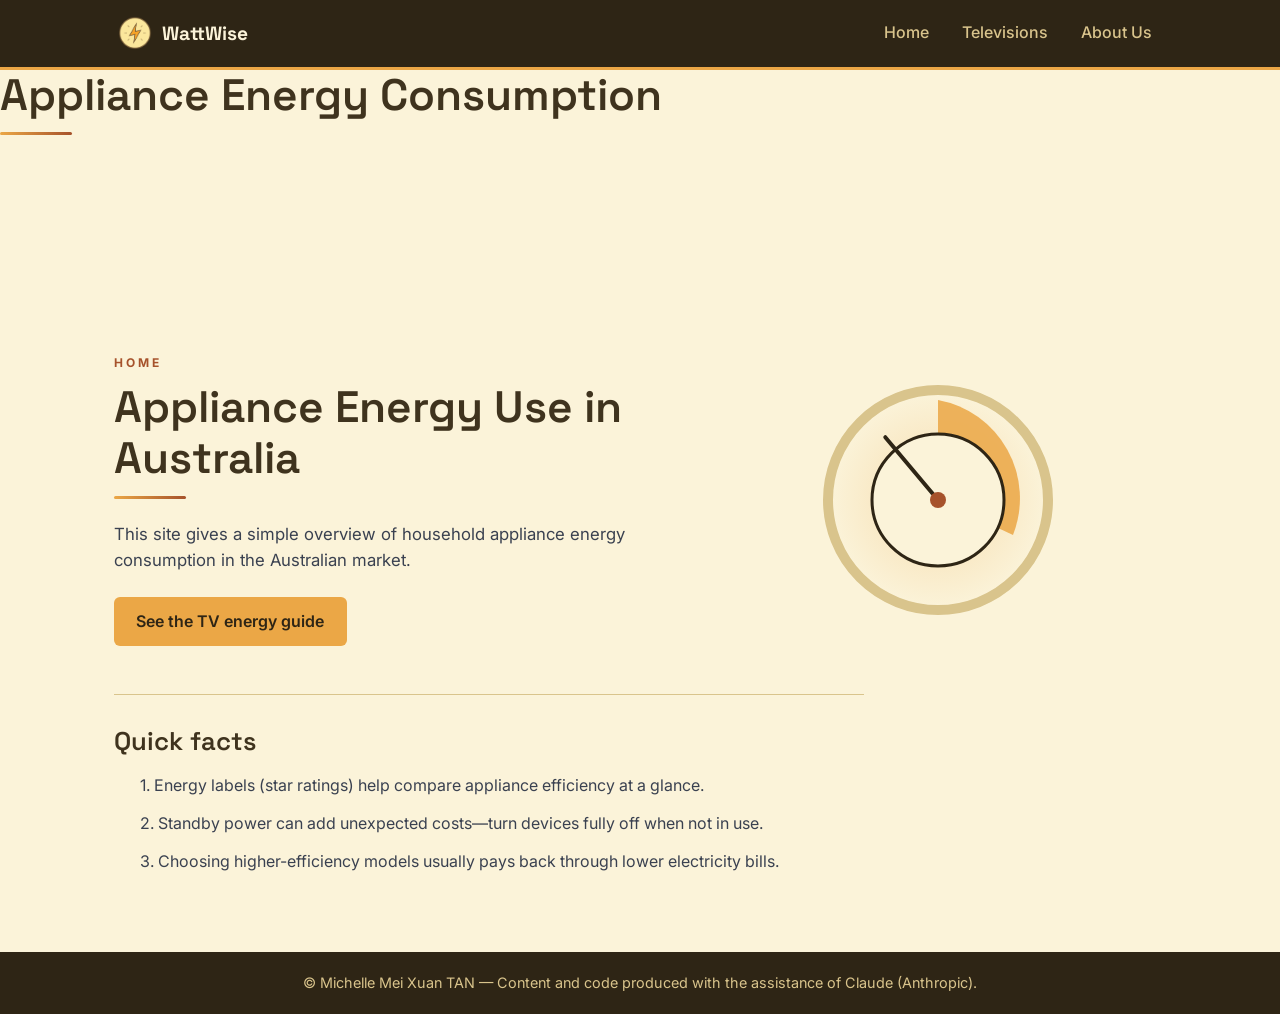
<file: index.html>
<!DOCTYPE html>
<html lang="en-AU">
<head>
<meta charset="UTF-8">
<meta name="viewport" content="width=device-width, initial-scale=1.0">
<title>WattWise — Home</title>
<link rel="preconnect" href="https://fonts.googleapis.com">
<link rel="preconnect" href="https://fonts.gstatic.com" crossorigin>
<link href="https://fonts.googleapis.com/css2?family=Space+Grotesk:wght@500;600;700&family=Inter:wght@400;500;600&display=swap" rel="stylesheet">
<link rel="stylesheet" href="styles.css">
</head>
<body>

<header class="site-header">
  <div class="header-inner">
    <a href="index.html" class="logo" aria-label="WattWise home">
      <img src="PowerIcon.png" alt="" class="logo-mark">
      <span class="logo-text">WattWise</span>
    </a>

    <nav class="main-nav" aria-label="Main">
      <ul>
        <li><a href="index.html" class="nav-link">Home</a></li>
        <li><a href="televisions.html" class="nav-link">Televisions</a></li>
        <li><a href="about.html" class="nav-link">About Us</a></li>
      </ul>
    </nav>
  </div>
</header>

</header>
  <h1>Appliance Energy Consumption</h1>
  <div id="content"></div>
  <!-- Give the SVG a size so shapes can be seen -->
  <svg width="300" height="150"></svg>
  <!-- Load D3 first, then your D3 code file -->
  <script src="https://d3js.org/d3.v7.min.js"></script>
  <script src="energy-d3.js"></script>
</body>

<main>

  <div class="hero">
    <div class="hero-text">
      <span class="eyebrow">Home</span>
      <h1>Appliance Energy Use in Australia</h1>
      <p class="hero-sub">This site gives a simple overview of household appliance energy consumption in the Australian market.</p>
      <a href="televisions.html" class="cta">See the TV energy guide</a>
    </div>
    <div class="hero-art" aria-hidden="true">
      <svg viewBox="0 0 260 260" class="dial">
        <circle cx="130" cy="130" r="110" class="dial-ring"/>
        <path d="M130 130 L130 30 A100 100 0 0 1 205 165 Z" class="dial-fill"/>
        <circle cx="130" cy="130" r="66" class="dial-hub"/>
        <g class="dial-needle">
          <line x1="130" y1="130" x2="130" y2="48"/>
        </g>
        <circle cx="130" cy="130" r="8" class="dial-pin"/>
      </svg>
    </div>
  </div>

  <div class="quick-facts">
    <h2>Quick facts</h2>
    <ul>
      <li>1. Energy labels (star ratings) help compare appliance efficiency at a glance.</li>
      <li>2. Standby power can add unexpected costs—turn devices fully off when not in use.</li>
      <li>3. Choosing higher-efficiency models usually pays back through lower electricity bills.</li>
    </ul>
  </div>

  <div class="responsive-svg-container"></div>

</main>

<footer class="site-footer">
  <p>© <span id="year"></span> Michelle Mei Xuan TAN — Content and code produced with the assistance of Claude (Anthropic).</p>
</footer>

<!-- D3 library -->
<script src="https://d3js.org/d3.v7.min.js"></script>

<!-- NEW: T04-4 loader -->
<script src="t04-4-load.js"></script>
<script src="t04-5-bars.js"></script>  


<!-- Old js files (disabled while doing T04-4) -->
<!-- <script src="energy-d3.js"></script> -->
<!-- <script src="t04-3-bars.js"></script> -->
</body>
</html>
</file>
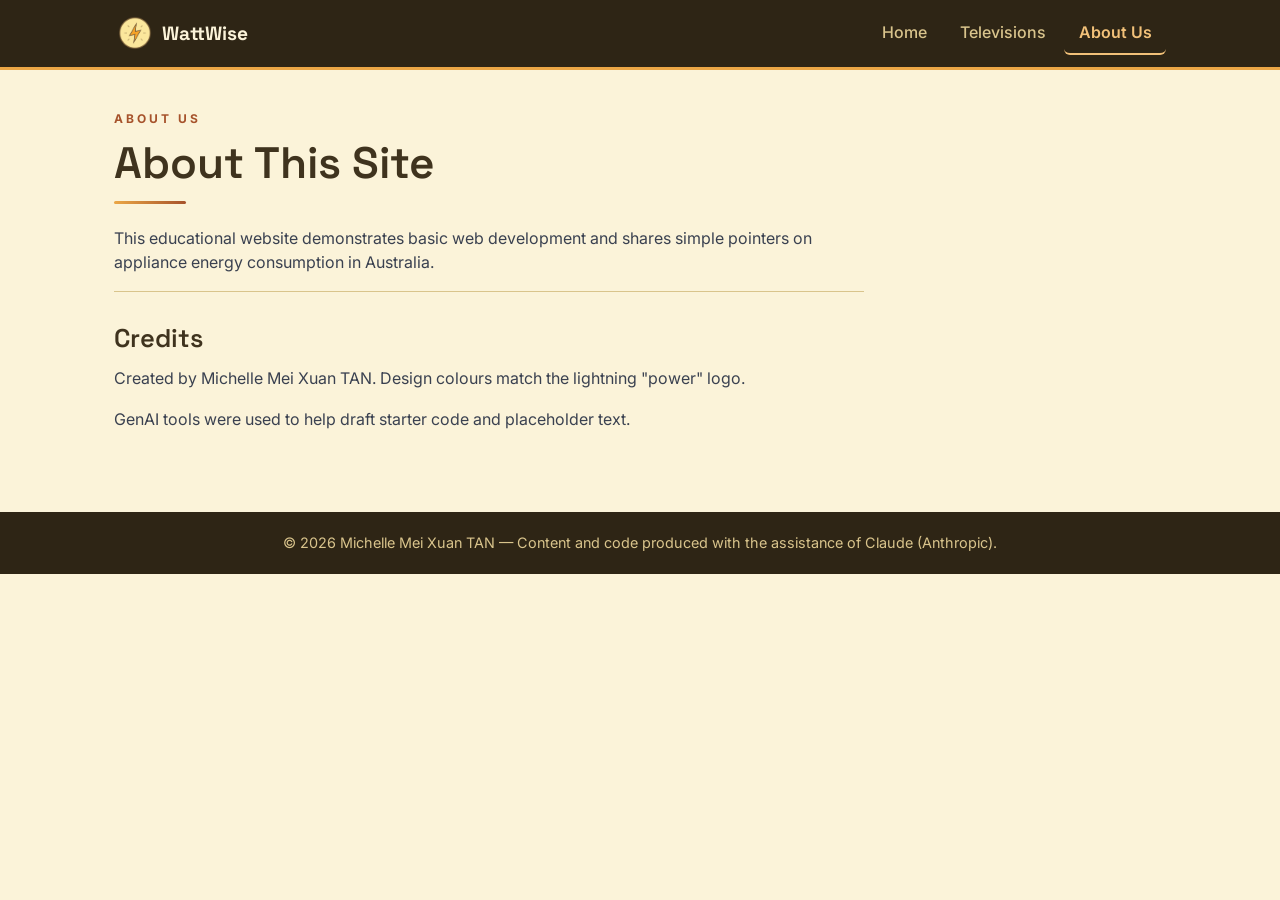
<file: about.html>
<!DOCTYPE html>
<html lang="en-AU">
<head>
<meta charset="UTF-8">
<meta name="viewport" content="width=device-width, initial-scale=1.0">
<title>WattWise — About Us</title>
<link rel="preconnect" href="https://fonts.googleapis.com">
<link rel="preconnect" href="https://fonts.gstatic.com" crossorigin>
<link href="https://fonts.googleapis.com/css2?family=Space+Grotesk:wght@500;600;700&family=Inter:wght@400;500;600&display=swap" rel="stylesheet">
<link rel="stylesheet" href="styles.css">
</head>
<body>

<header class="site-header">
  <div class="header-inner">
    <a href="index.html" class="logo" aria-label="WattWise home">
      <img src="PowerIcon.png" alt="" class="logo-mark">
      <span class="logo-text">WattWise</span>
    </a>

    <nav class="main-nav" aria-label="Main">
      <ul>
        <li><a href="index.html" class="nav-link">Home</a></li>
        <li><a href="televisions.html" class="nav-link">Televisions</a></li>
        <li><a href="about.html" class="nav-link">About Us</a></li>
      </ul>
    </nav>
  </div>
</header>

<main>

  <span class="eyebrow">About Us</span>
  <h1>About This Site</h1>
  <p class="page-intro">This educational website demonstrates basic web development and shares simple pointers on appliance energy consumption in Australia.</p>

  <div class="credits">
    <h2>Credits</h2>
    <p>Created by Michelle Mei Xuan TAN. Design colours match the lightning "power" logo.</p>
    <p>GenAI tools were used to help draft starter code and placeholder text.</p>
  </div>

</main>

<footer class="site-footer">
  <p>© <span id="year"></span> Michelle Mei Xuan TAN — Content and code produced with the assistance of Claude (Anthropic).</p>
</footer>

<script src="script.js"></script>
</body>
</html>
</file>
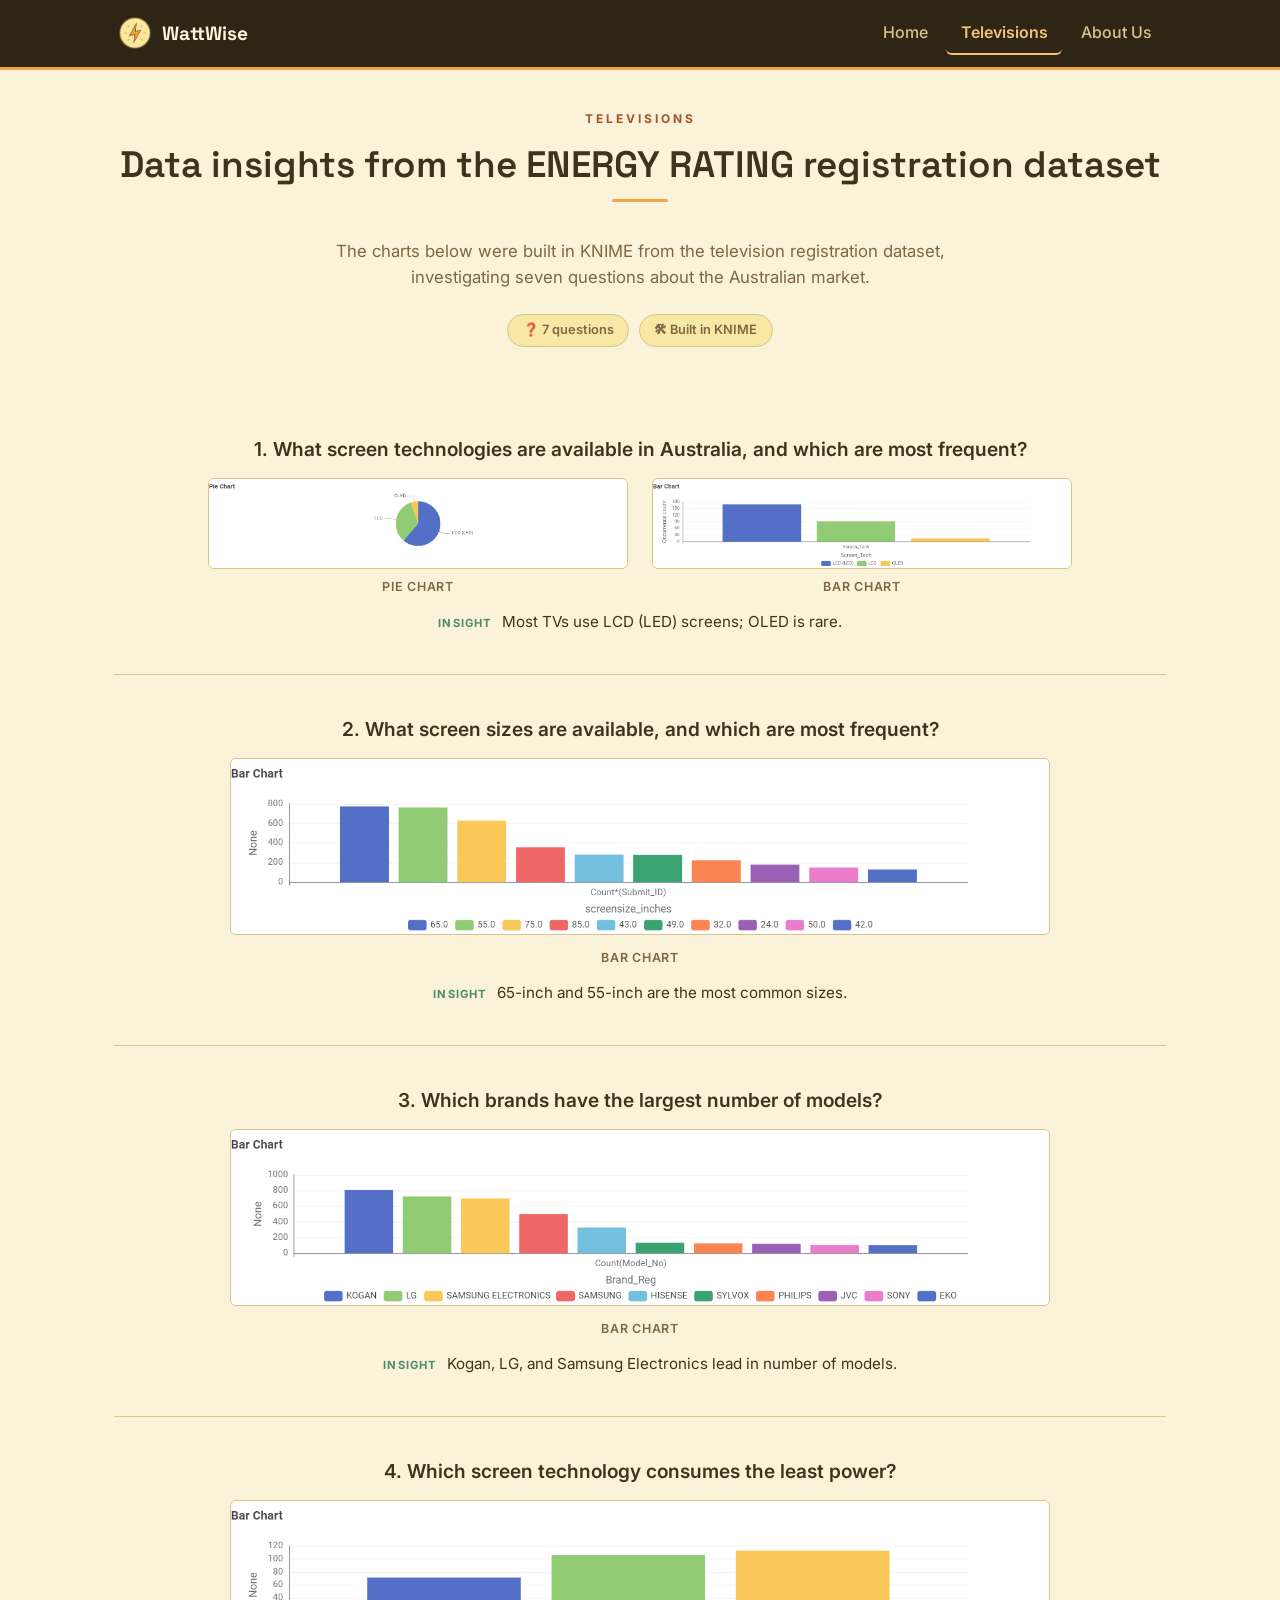
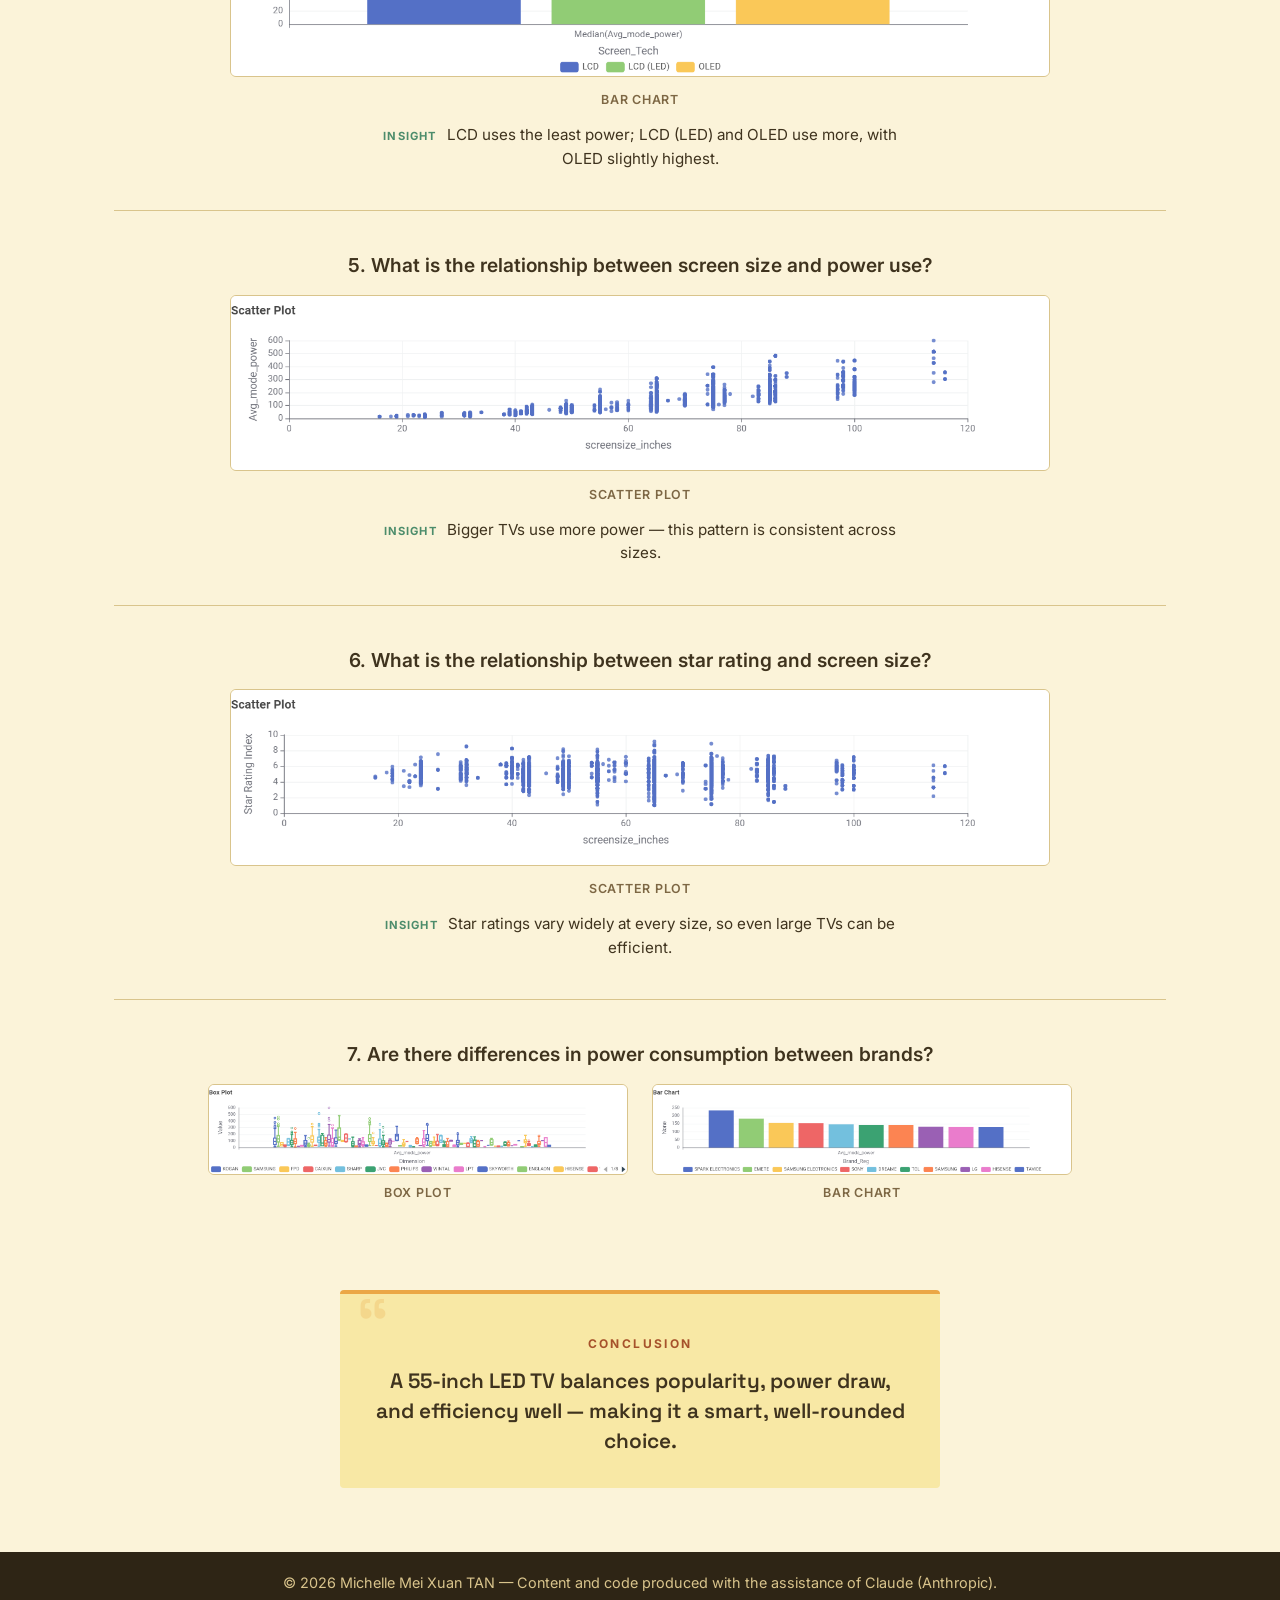
<file: televisions.html>
<!DOCTYPE html>
<html lang="en-AU">
<head>
<meta charset="UTF-8">
<meta name="viewport" content="width=device-width, initial-scale=1.0">
<title>WattWise — Televisions</title>
<link rel="preconnect" href="https://fonts.googleapis.com">
<link rel="preconnect" href="https://fonts.gstatic.com" crossorigin>
<link href="https://fonts.googleapis.com/css2?family=Space+Grotesk:wght@500;600;700&family=Inter:wght@400;500;600&display=swap" rel="stylesheet">
<link rel="stylesheet" href="styles.css">
</head>
<body>

<header class="site-header">
  <div class="header-inner">
    <a href="index.html" class="logo" aria-label="WattWise home">
      <img src="PowerIcon.png" alt="" class="logo-mark">
      <span class="logo-text">WattWise</span>
    </a>

    <nav class="main-nav" aria-label="Main">
      <ul>
        <li><a href="index.html" class="nav-link">Home</a></li>
        <li><a href="televisions.html" class="nav-link">Televisions</a></li>
        <li><a href="about.html" class="nav-link">About Us</a></li>
      </ul>
    </nav>
  </div>
</header>

<main>

  <div class="insights">
    <span class="eyebrow">Televisions</span>
    <h2>Data insights from the ENERGY RATING registration dataset</h2>
    <p class="page-intro">The charts below were built in KNIME from the television registration dataset, investigating seven questions about the Australian market.</p>

    <div class="insight-meta">
      <span class="meta-pill">❓ 7 questions</span>
      <span class="meta-pill">🛠 Built in KNIME</span>
    </div>

    <div class="chart-grid">

      <figure class="chart-card">
        <h3>1. What screen technologies are available in Australia, and which are most frequent?</h3>
        <div class="chart-pair">
          <div class="chart-pair-item">
            <img src="Images/Q1 Pie Chart.png" alt="Pie chart of television count by screen technology" class="chart-image">
            <span class="chart-type">Pie chart</span>
          </div>
          <div class="chart-pair-item">
            <img src="Images/Q1 Bar Chart.png" alt="Bar chart of television count by screen technology" class="chart-image">
            <span class="chart-type">Bar chart</span>
          </div>
        </div>
        <p class="finding"><span class="finding-tag">Insight</span> Most TVs use LCD (LED) screens; OLED is rare.</p>
      </figure>

      <figure class="chart-card">
        <h3>2. What screen sizes are available, and which are most frequent?</h3>
        <img src="Images/Q2 Bar Chart.png" alt="Bar chart of television count by screen size" class="chart-image">
        <span class="chart-type">Bar chart</span>
        <p class="finding"><span class="finding-tag">Insight</span> 65-inch and 55-inch are the most common sizes.</p>
      </figure>

      <figure class="chart-card">
        <h3>3. Which brands have the largest number of models?</h3>
        <img src="Images/Q3 Bar Chart.png" alt="Bar chart of number of models per brand" class="chart-image">
        <span class="chart-type">Bar chart</span>
        <p class="finding"><span class="finding-tag">Insight</span> Kogan, LG, and Samsung Electronics lead in number of models.</p>
      </figure>

      <figure class="chart-card">
        <h3>4. Which screen technology consumes the least power?</h3>
        <img src="Images/Q4 Bar Chart.png" alt="Bar chart of median power use by screen technology" class="chart-image">
        <span class="chart-type">Bar chart</span>
        <p class="finding"><span class="finding-tag">Insight</span> LCD uses the least power; LCD (LED) and OLED use more, with OLED slightly highest.</p>
      </figure>

      <figure class="chart-card">
        <h3>5. What is the relationship between screen size and power use?</h3>
        <img src="Images/Q5 Scatter Plot.png" alt="Scatter plot of screen size against power use" class="chart-image">
        <span class="chart-type">Scatter plot</span>
        <p class="finding"><span class="finding-tag">Insight</span> Bigger TVs use more power — this pattern is consistent across sizes.</p>
      </figure>

      <figure class="chart-card">
        <h3>6. What is the relationship between star rating and screen size?</h3>
        <img src="Images/Q6 Scatter Plot.png" alt="Scatter plot of screen size against star rating" class="chart-image">
        <span class="chart-type">Scatter plot</span>
        <p class="finding"><span class="finding-tag">Insight</span> Star ratings vary widely at every size, so even large TVs can be efficient.</p>
      </figure>

      <figure class="chart-card">
        <h3>7. Are there differences in power consumption between brands?</h3>
        <div class="chart-pair">
          <div class="chart-pair-item">
            <img src="Images/Q7 Box Plot.png" alt="Box plot of power consumption by brand" class="chart-image">
            <span class="chart-type">Box plot</span>
          </div>
          <div class="chart-pair-item">
            <img src="Images/Q7 Bar Chart.png" alt="Bar chart of power consumption by brand" class="chart-image">
            <span class="chart-type">Bar chart</span>
          </div>
        </div>
      </figure>

    </div>

    <div class="conclusion">
      <span class="conclusion-tag">Conclusion</span>
      <p>A 55-inch LED TV balances popularity, power draw, and efficiency well — making it a smart, well-rounded choice.</p>
    </div>

  </div>

</main>

<footer class="site-footer">
  <p>© <span id="year"></span> Michelle Mei Xuan TAN — Content and code produced with the assistance of Claude (Anthropic).</p>
</footer>

<script src="script.js"></script>
</body>
</html>
</file>
<file: styles.css>
/* ============================================
   WattWise — design tokens
   Palette drawn from a "power/energy" logo concept.
   Replace these hex values if you have an official logo to match.
   ============================================ */
:root {
  /* Colours sampled directly from the WattWise power-icon logo */
  --ink: #3F331E;
  --ink-deep: #2E2515;
  --paper: #FBF3D9;
  --paper-alt: #F8E8A5;
  --amber: #EBA746;
  --amber-light: #F2C179;
  --brown: #7D6744;
  --teal: #4C8C6B;
  --ember: #A6522B;
  --line: #D9C48C;

  --font-head: "Space Grotesk", "Segoe UI", sans-serif;
  --font-body: "Inter", "Segoe UI", sans-serif;
}

* { box-sizing: border-box; }

html { scroll-behavior: smooth; }

body {
  margin: 0;
  font-family: var(--font-body);
  color: var(--ink);
  background: var(--paper);
  line-height: 1.55;
}

h1, h2 {
  font-family: var(--font-head);
  font-weight: 600;
  line-height: 1.15;
  margin: 0 0 0.5em 0;
}

h1 { font-size: clamp(2rem, 4vw, 2.75rem); }
h2 { font-size: clamp(1.3rem, 2.5vw, 1.6rem); }

/* Shared eyebrow label + underline accent, used above/below h1
   on Home and About so their headings match the Televisions page's
   "Data insights" heading treatment. */
.eyebrow {
  display: block;
  font-family: var(--font-body);
  font-size: 0.75rem;
  font-weight: 700;
  letter-spacing: 0.25em;
  text-transform: uppercase;
  color: var(--ember);
  margin-bottom: 0.6rem;
}

h1::after {
  content: "";
  display: block;
  width: 72px;
  height: 3px;
  background: linear-gradient(90deg, var(--amber), var(--ember));
  margin-top: 0.75rem;
  border-radius: 2px;
}

p { margin: 0 0 1em 0; max-width: 68ch; }

a { color: inherit; }

:focus-visible {
  outline: 3px solid var(--teal);
  outline-offset: 2px;
}

/* ---------- Header / nav ---------- */

.site-header {
  background: var(--ink-deep);
  border-bottom: 3px solid var(--amber);
  position: sticky;
  top: 0;
  z-index: 10;
}

.header-inner {
  max-width: 1100px;
  margin: 0 auto;
  padding: 0.75rem 1.5rem;
  display: flex;
  align-items: center;
  justify-content: space-between;
  gap: 1rem;
  flex-wrap: wrap;
}

.logo {
  display: flex;
  align-items: center;
  gap: 0.6rem;
  text-decoration: none;
  padding: 0.25rem;
  border-radius: 6px;
  transition: transform 0.15s ease;
}

.logo:hover { transform: translateY(-1px); }

.logo-mark { width: 34px; height: 34px; }

.logo-text {
  font-family: var(--font-head);
  font-weight: 700;
  font-size: 1.2rem;
  color: var(--paper);
}

.main-nav ul {
  list-style: none;
  display: flex;
  gap: 0.25rem;
  margin: 0;
  padding: 0;
}

.nav-link {
  display: inline-block;
  text-decoration: none;
  color: #D9C48C;
  font-weight: 500;
  padding: 0.5rem 0.9rem;
  border-radius: 6px;
  border-bottom: 2px solid transparent;
  transition: color 0.15s ease, background 0.15s ease, border-color 0.15s ease;
}

.nav-link:hover {
  color: var(--paper);
  background: rgba(247, 193, 91, 0.12);
}

.nav-link.active {
  color: var(--amber-light);
  border-bottom-color: var(--amber-light);
  font-weight: 600;
}

/* ---------- Page sections ---------- */

main {
  max-width: 1100px;
  margin: 0 auto;
  padding: 2.5rem 1.5rem 4rem;
}

.page-intro { max-width: 70ch; color: #3A4150; }

/* ---------- Home: hero ---------- */

.hero {
  display: grid;
  grid-template-columns: 1.1fr 0.9fr;
  gap: 2.5rem;
  align-items: center;
  margin-bottom: 3rem;
}

.hero-sub { color: #3A4150; font-size: 1.05rem; }

.cta {
  display: inline-block;
  margin-top: 0.5rem;
  background: var(--amber);
  color: var(--ink-deep);
  font-weight: 600;
  padding: 0.75rem 1.4rem;
  border-radius: 6px;
  text-decoration: none;
  transition: background 0.15s ease;
}

.cta:hover { background: var(--amber-light); }

.hero-art {
  display: flex;
  justify-content: center;
  position: relative;
}

.hero-art::before {
  content: "";
  position: absolute;
  inset: 0;
  margin: auto;
  width: 220px;
  height: 220px;
  background: radial-gradient(circle, var(--amber) 0%, transparent 70%);
  opacity: 0.3;
  z-index: -1;
}

.dial { width: 100%; max-width: 260px; }
.dial-ring { fill: none; stroke: var(--line); stroke-width: 10; }
.dial-fill { fill: var(--amber); opacity: 0.85; }
.dial-hub { fill: var(--paper); stroke: var(--ink-deep); stroke-width: 3; }
.dial-needle line {
  stroke: var(--ink-deep);
  stroke-width: 4;
  stroke-linecap: round;
  transform-origin: 130px 130px;
  transform: rotate(-40deg);
  animation: needle-settle 1.1s ease-out;
}
.dial-pin { fill: var(--ember); }

@keyframes needle-settle {
  from { transform: rotate(-140deg); }
  to { transform: rotate(-40deg); }
}

@media (prefers-reduced-motion: reduce) {
  .dial-needle line { animation: none; }
}

/* ---------- Home: quick facts ---------- */

.quick-facts {
  border-top: 1px solid var(--line);
  padding-top: 2rem;
  max-width: 75ch;
}

.quick-facts ul {
  list-style: none;
  margin: 1rem 0 0;
  padding: 0;
}

.quick-facts li {
  position: relative;
  padding-left: 1.6rem;
  margin-bottom: 0.85rem;
  color: #3A4150;
}

.quick-facts li::before {
  position: absolute;
  left: 0;
  top: -0.05em;
  color: var(--amber);
}

/* ---------- Televisions page ---------- */

/* ---------- Insights intro ---------- */

.insights {
  text-align: center;
}

.insights h2 {
  position: relative;
  display: inline-block;
  font-size: clamp(1.7rem, 3.2vw, 2.3rem);
  margin-top: 0.4rem;
}

.insights h2::after {
  content: "";
  display: block;
  width: 56px;
  height: 3px;
  background: var(--amber);
  margin: 0.75rem auto 0;
  border-radius: 2px;
}

.insights .page-intro {
  max-width: 58ch;
  margin: 1.1rem auto 0;
  font-size: 1.05rem;
  color: var(--brown);
}

/* Small meta pills under the intro — a light creative touch */
.insight-meta {
  display: flex;
  justify-content: center;
  flex-wrap: wrap;
  gap: 0.6rem;
  margin: 1.5rem 0 0;
}

.meta-pill {
  display: inline-flex;
  align-items: center;
  gap: 0.3rem;
  background: var(--paper-alt);
  border: 1px solid var(--line);
  color: var(--brown);
  font-size: 0.8rem;
  font-weight: 600;
  padding: 0.35rem 0.9rem;
  border-radius: 999px;
}

/* Chart list */
.chart-grid {
  display: flex;
  flex-direction: column;
  margin: 3rem 0 0;
  padding: 0;
  list-style: none;
}

.chart-card {
  margin: 0;
  padding: 2.5rem 0;
  border-bottom: 1px solid var(--line);
  display: flex;
  flex-direction: column;
  align-items: center;
  text-align: center;
  gap: 0.85rem;
}

.chart-card:last-of-type { border-bottom: none; }

.chart-card h3 {
  font-size: clamp(1.05rem, 1.5vw, 1.25rem);
  font-weight: 600;
  margin: 0;
  color: var(--ink);
  max-width: 60ch;
}

.chart-type {
  display: block;
  font-size: 0.78rem;
  font-weight: 600;
  letter-spacing: 0.06em;
  text-transform: uppercase;
  color: var(--brown);
}

.chart-image {
  width: 100%;
  max-width: 820px;
  height: auto;
  display: block;
  border-radius: 6px;
  border: 1px solid var(--line);
  background: var(--paper);
  cursor: zoom-in;
}

/* Two-chart pairs (used for questions with more than one chart type) */
.chart-pair {
  display: flex;
  flex-wrap: wrap;
  justify-content: center;
  gap: 1.5rem;
  width: 100%;
}

.chart-pair-item {
  display: flex;
  flex-direction: column;
  align-items: center;
  gap: 0.5rem;
  flex: 1 1 340px;
  max-width: 420px;
}

.chart-pair-item .chart-image { max-width: 100%; }

/* Lightbox for click-to-enlarge */
.lightbox-overlay {
  position: fixed;
  inset: 0;
  background: rgba(46, 37, 21, 0.85);
  display: flex;
  align-items: center;
  justify-content: center;
  padding: 2rem;
  opacity: 0;
  visibility: hidden;
  transition: opacity 0.2s ease;
  z-index: 100;
  cursor: zoom-out;
}

.lightbox-overlay.open {
  opacity: 1;
  visibility: visible;
}

.lightbox-img {
  max-width: 95vw;
  max-height: 90vh;
  border-radius: 8px;
  box-shadow: 0 20px 60px rgba(0, 0, 0, 0.5);
}

/* Per-chart finding callout */
.finding {
  max-width: 55ch;
  margin: 0;
  font-size: 0.95rem;
  color: var(--ink);
}

.finding-tag {
  display: inline-block;
  font-size: 0.7rem;
  font-weight: 700;
  letter-spacing: 0.1em;
  text-transform: uppercase;
  color: var(--teal);
  margin-right: 0.4rem;
}

/* Closing conclusion panel — light card with a bold top accent
   and a large decorative quote mark, instead of a heavy dark box */
.conclusion {
  position: relative;
  margin: 3rem auto 0;
  max-width: 600px;
  padding: 2.25rem 2rem 2rem;
  background: var(--paper-alt);
  border-top: 4px solid var(--amber);
  border-radius: 4px;
  text-align: center;
  overflow: hidden;
}

.conclusion::before {
  content: "\201C";
  position: absolute;
  top: -0.4rem;
  left: 1rem;
  font-family: var(--font-head);
  font-size: 5rem;
  color: var(--amber);
  opacity: 0.25;
  line-height: 1;
}

.conclusion-icon {
  display: inline-flex;
  align-items: center;
  justify-content: center;
  width: 26px;
  height: 26px;
  border-radius: 50%;
  background: var(--teal);
  color: var(--paper);
  font-size: 0.85rem;
  font-weight: 700;
  margin-right: 0.5rem;
  vertical-align: middle;
}

.conclusion-tag {
  position: relative;
  display: inline-flex;
  align-items: center;
  font-size: 0.75rem;
  font-weight: 700;
  letter-spacing: 0.2em;
  text-transform: uppercase;
  color: var(--ember);
  margin-bottom: 0.75rem;
}

.conclusion p {
  position: relative;
  margin: 0;
  max-width: none;
  color: var(--ink);
  font-family: var(--font-head);
  font-size: clamp(1.05rem, 1.7vw, 1.3rem);
  font-weight: 600;
  line-height: 1.45;
}


/* ---------- About page ---------- */

.credits {
  border-top: 1px solid var(--line);
  padding-top: 2rem;
  max-width: 75ch;
}

.credits p { color: #3A4150; }

/* ---------- Footer ---------- */

.site-footer {
  background: var(--ink-deep);
  color: #D9C48C;
  text-align: center;
  padding: 1.25rem 1.5rem;
  font-size: 0.9rem;
}

.site-footer p {
  max-width: none;
  margin: 0;
}

/* ---------- Responsive ---------- */

@media (max-width: 720px) {
  .hero { grid-template-columns: 1fr; }
  .hero-art { order: -1; }
  .main-nav ul { gap: 0; }
  .nav-link { padding: 0.5rem 0.6rem; font-size: 0.95rem; }
}

.responsive-svg-container {
margin: 0 auto; /* center */
width: 100%; /* fill parent width */
max-width: 1200px; /* cap max width */
}
</file>
